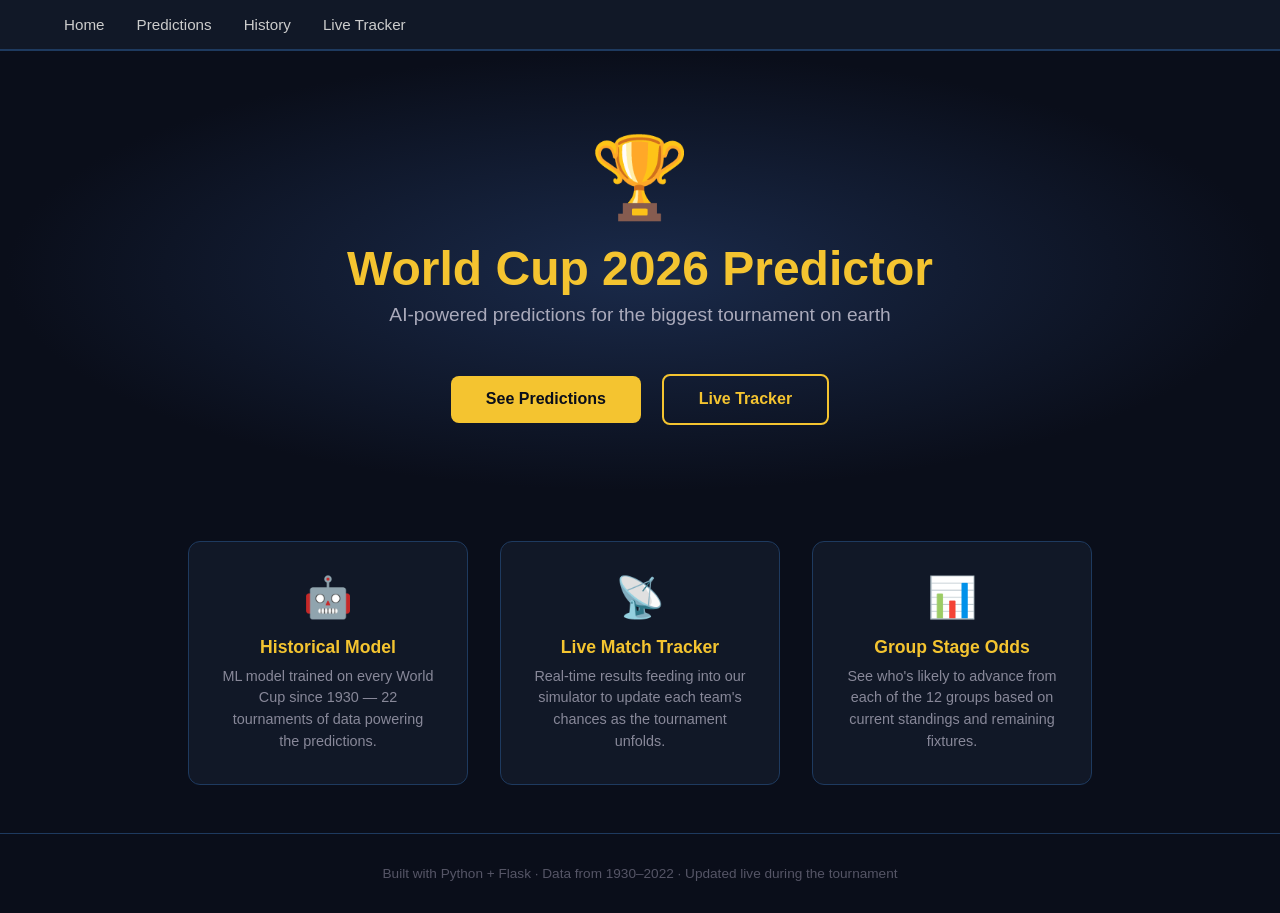
<file: templates/index.html>
<!DOCTYPE html>
<html lang="en">
<head>
    <meta charset="UTF-8">
    <meta name="viewport" content="width=device-width, initial-scale=1.0">
    <title>World Cup 2026 Predictor</title>
    <style>
        * { margin: 0; padding: 0; box-sizing: border-box; }

        body {
            font-family: 'Segoe UI', sans-serif;
            background: #0a0e1a;
            color: #ffffff;
            min-height: 100vh;
        }

        nav {
            background: #111827;
            padding: 1rem 2rem;
            display: flex;
            align-items: center;
            justify-content: space-between;
            border-bottom: 2px solid #1e3a5f;
        }

        nav .logo {
            font-size: 1.4rem;
            font-weight: 700;
            color: #f4c430;
        }

        nav a {
            color: #ccc;
            text-decoration: none;
            margin-left: 2rem;
            font-size: 0.95rem;
            transition: color 0.2s;
        }

        nav a:hover { color: #f4c430; }

        .hero {
            text-align: center;
            padding: 80px 2rem 60px;
            background: radial-gradient(ellipse at center, #1a2a4a 0%, #0a0e1a 70%);
        }

        .hero .trophy { font-size: 5rem; margin-bottom: 1rem; }

        .hero h1 {
            font-size: 3rem;
            font-weight: 800;
            color: #f4c430;
            margin-bottom: 0.5rem;
        }

        .hero p {
            font-size: 1.2rem;
            color: #aab;
            margin-bottom: 2.5rem;
        }

        .btn {
            display: inline-block;
            padding: 0.9rem 2.2rem;
            border-radius: 8px;
            font-size: 1rem;
            font-weight: 600;
            text-decoration: none;
            transition: all 0.2s;
            margin: 0.5rem;
        }

        .btn-primary {
            background: #f4c430;
            color: #0a0e1a;
        }

        .btn-primary:hover { background: #e6b820; transform: translateY(-2px); }

        .btn-secondary {
            background: transparent;
            color: #f4c430;
            border: 2px solid #f4c430;
        }

        .btn-secondary:hover { background: #f4c43015; transform: translateY(-2px); }

        .cards {
            display: flex;
            justify-content: center;
            gap: 2rem;
            padding: 3rem 2rem;
            flex-wrap: wrap;
        }

        .card {
            background: #111827;
            border: 1px solid #1e3a5f;
            border-radius: 12px;
            padding: 2rem;
            width: 280px;
            text-align: center;
            transition: transform 0.2s, border-color 0.2s;
        }

        .card:hover { transform: translateY(-5px); border-color: #f4c430; }

        .card .icon { font-size: 2.5rem; margin-bottom: 1rem; }
        .card h3 { font-size: 1.1rem; margin-bottom: 0.5rem; color: #f4c430; }
        .card p  { font-size: 0.9rem; color: #889; line-height: 1.5; }

        footer {
            text-align: center;
            padding: 2rem;
            color: #556;
            font-size: 0.85rem;
            border-top: 1px solid #1e3a5f;
        }
    </style>
    <link rel="stylesheet" href="/static/css/mobile.css">
</head>
<body>

<nav>
    <button class="hamburger" onclick="toggleNav()">
        <span></span><span></span><span></span>
    </button>
    <div class="nav-links" id="navLinks">
        <a href="/">Home</a>
        <a href="/predictions">Predictions</a>
         <a href="/history">History</a>
        <a href="/live">Live Tracker</a>
    </div>
</nav>

<div class="hero">
    <div class="trophy">🏆</div>
    <h1>World Cup 2026 Predictor</h1>
    <p>AI-powered predictions for the biggest tournament on earth</p>
    <a href="/predictions" class="btn btn-primary">See Predictions</a>
    <a href="/live" class="btn btn-secondary">Live Tracker</a>
</div>

<div class="cards">
    <div class="card">
        <div class="icon">🤖</div>
        <h3>Historical Model</h3>
        <p>ML model trained on every World Cup since 1930 — 22 tournaments of data powering the predictions.</p>
    </div>
    <div class="card">
        <div class="icon">📡</div>
        <h3>Live Match Tracker</h3>
        <p>Real-time results feeding into our simulator to update each team's chances as the tournament unfolds.</p>
    </div>
    <div class="card">
        <div class="icon">📊</div>
        <h3>Group Stage Odds</h3>
        <p>See who's likely to advance from each of the 12 groups based on current standings and remaining fixtures.</p>
    </div>
</div>

<footer>
    Built with Python + Flask · Data from 1930–2022 · Updated live during the tournament
</footer>
<script>
function toggleNav() {
    document.getElementById("navLinks").classList.toggle("open");
}
</script>
</body>
</html>
</file>
<file: static/css/mobile.css>
/* ─────────────────────────────────────────
   MOBILE RESPONSIVE STYLES
   Applied across all pages
───────────────────────────────────────── */

/* ── Hamburger Menu ── */
.nav-links { display: flex; }

.hamburger {
    display: none;
    flex-direction: column;
    cursor: pointer;
    gap: 5px;
    background: none;
    border: none;
    padding: 4px;
}

.hamburger span {
    display: block;
    width: 24px;
    height: 2px;
    background: #f4c430;
    border-radius: 2px;
    transition: all 0.3s;
}

.nav-links.open { display: flex; }

/* ── Base mobile breakpoint ── */
@media (max-width: 768px) {

    /* Nav */
    nav {
        flex-wrap: wrap;
        padding: 1rem;
        gap: 0.5rem;
    }

    .hamburger { display: flex; }

    .nav-links {
        display: none;
        flex-direction: column;
        width: 100%;
        gap: 0;
        border-top: 1px solid #1e3a5f;
        margin-top: 0.5rem;
    }

    .nav-links a {
        display: block;
        padding: 0.7rem 0;
        margin: 0;
        border-bottom: 1px solid #1a2535;
        font-size: 1rem;
    }

    /* Hero */
    .hero { padding: 40px 1rem 30px; }
    .hero .trophy { font-size: 3.5rem; }
    .hero h1 { font-size: 1.8rem; }
    .hero p  { font-size: 1rem; }

    /* Feature cards */
    .cards {
        flex-direction: column;
        align-items: center;
        padding: 1.5rem 1rem;
    }

    .card { width: 100%; max-width: 360px; }

    /* Page headers */
    .page-header h1 { font-size: 1.5rem; }
    .page-header { padding: 2rem 1rem 1rem; }

    /* Container */
    .container { padding: 1rem 1rem 3rem; }

    /* Podium */
    .podium {
        flex-direction: row;
        flex-wrap: wrap;
        justify-content: center;
        gap: 0.8rem;
    }

    .podium-card.first  { width: 160px; }
    .podium-card.second { width: 140px; }
    .podium-card.third  { width: 140px; }

    /* Charts */
    .charts-grid {
        grid-template-columns: 1fr !important;
    }

    .chart-box.wide { grid-column: span 1 !important; }

    /* Stats row */
    .stats-row {
        grid-template-columns: 1fr 1fr;
        display: grid;
        gap: 0.8rem;
    }

    /* Groups grid */
    .groups-grid {
        grid-template-columns: 1fr !important;
    }

    /* Tables — horizontal scroll */
    .table-box { overflow-x: auto; }
    table { min-width: 500px; }

    /* Tabs */
    .tabs {
        flex-wrap: wrap;
        gap: 0.4rem;
    }

    .tab {
        font-size: 0.8rem;
        padding: 0.5rem 0.9rem;
    }

    /* Match cards */
    .match-card {
        flex-direction: column;
        gap: 0.6rem;
        align-items: flex-start;
    }

    .match-teams { width: 100%; }
    .team-name.home { text-align: left; }
    .match-meta { text-align: left; }

    /* Refresh bar */
    .refresh-bar {
        flex-direction: column;
        gap: 0.5rem;
    }

    /* Buttons */
    .btn { padding: 0.8rem 1.5rem; font-size: 0.95rem; }
}

@media (max-width: 400px) {
    .hero h1 { font-size: 1.4rem; }
    .podium-card.first  { width: 130px; }
    .podium-card.second { width: 115px; }
    .podium-card.third  { width: 115px; }
    .stat-card .val { font-size: 1.5rem; }
}
</file>
